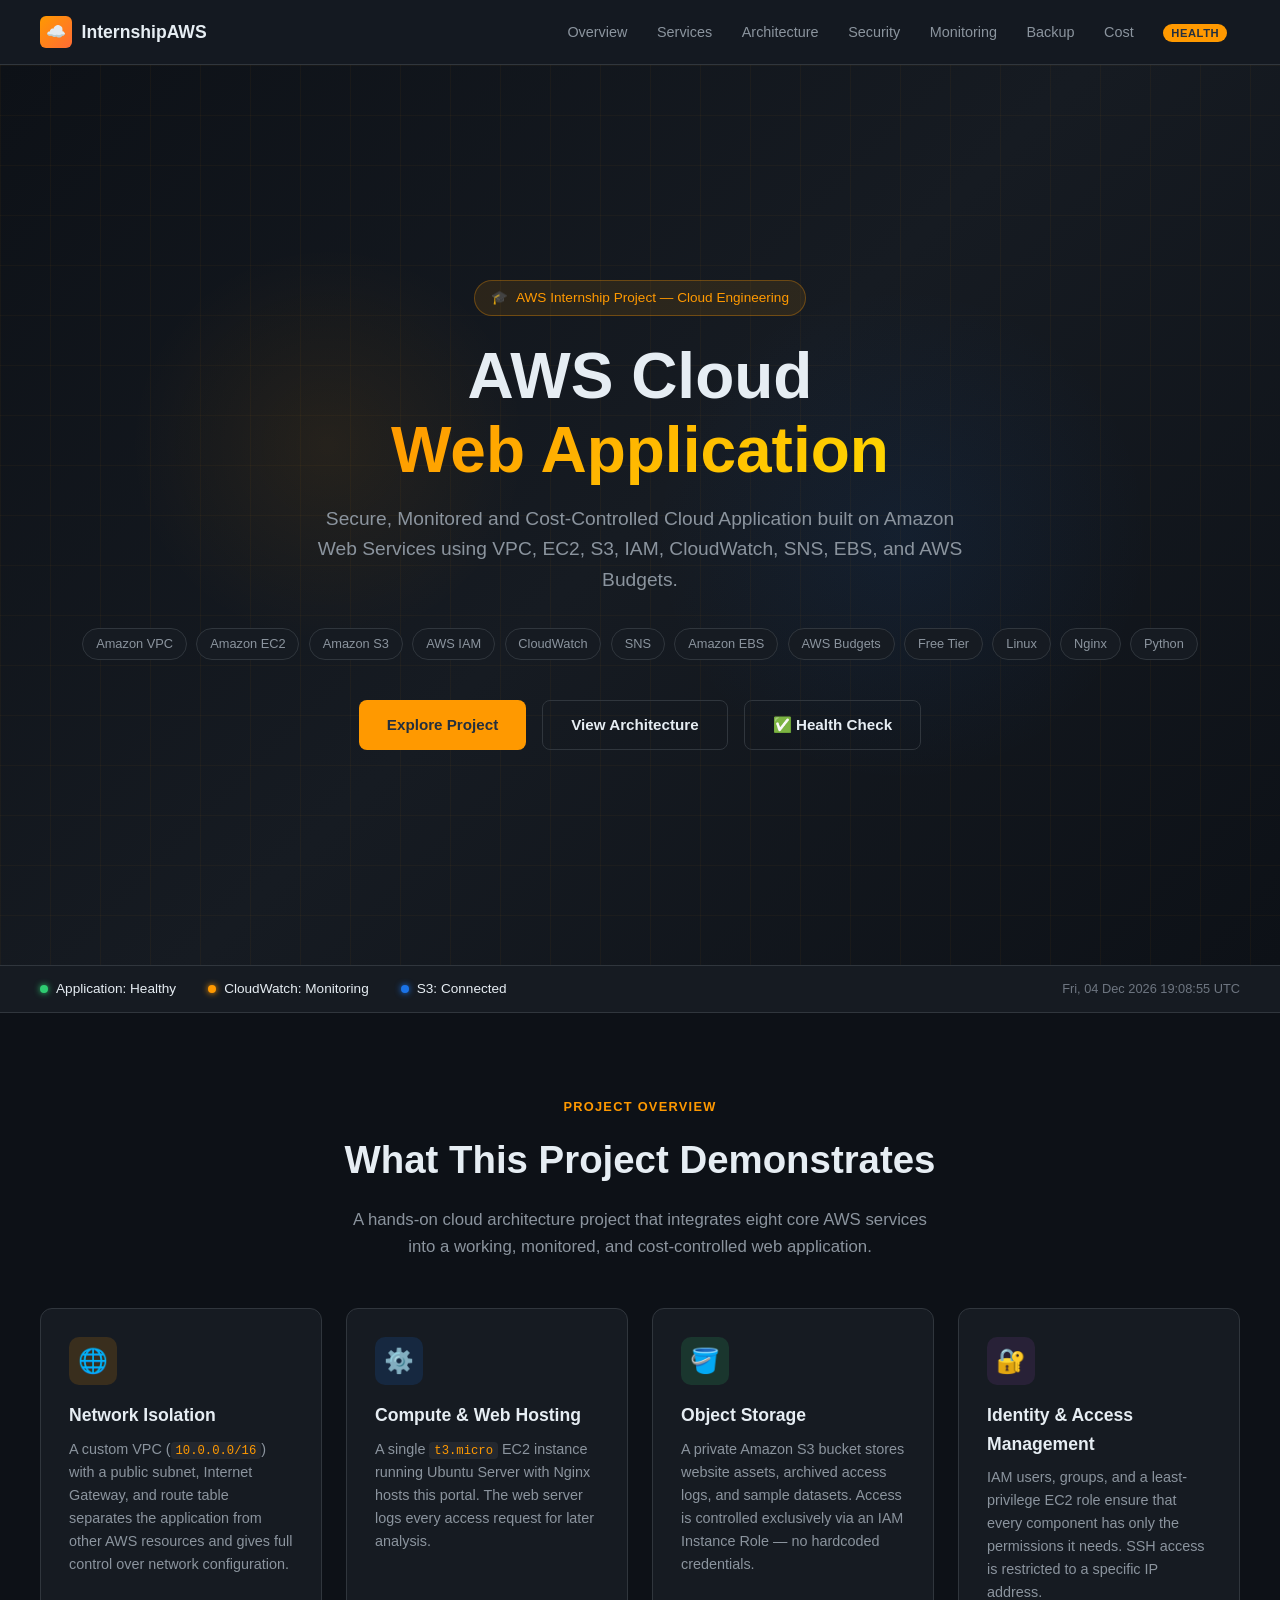
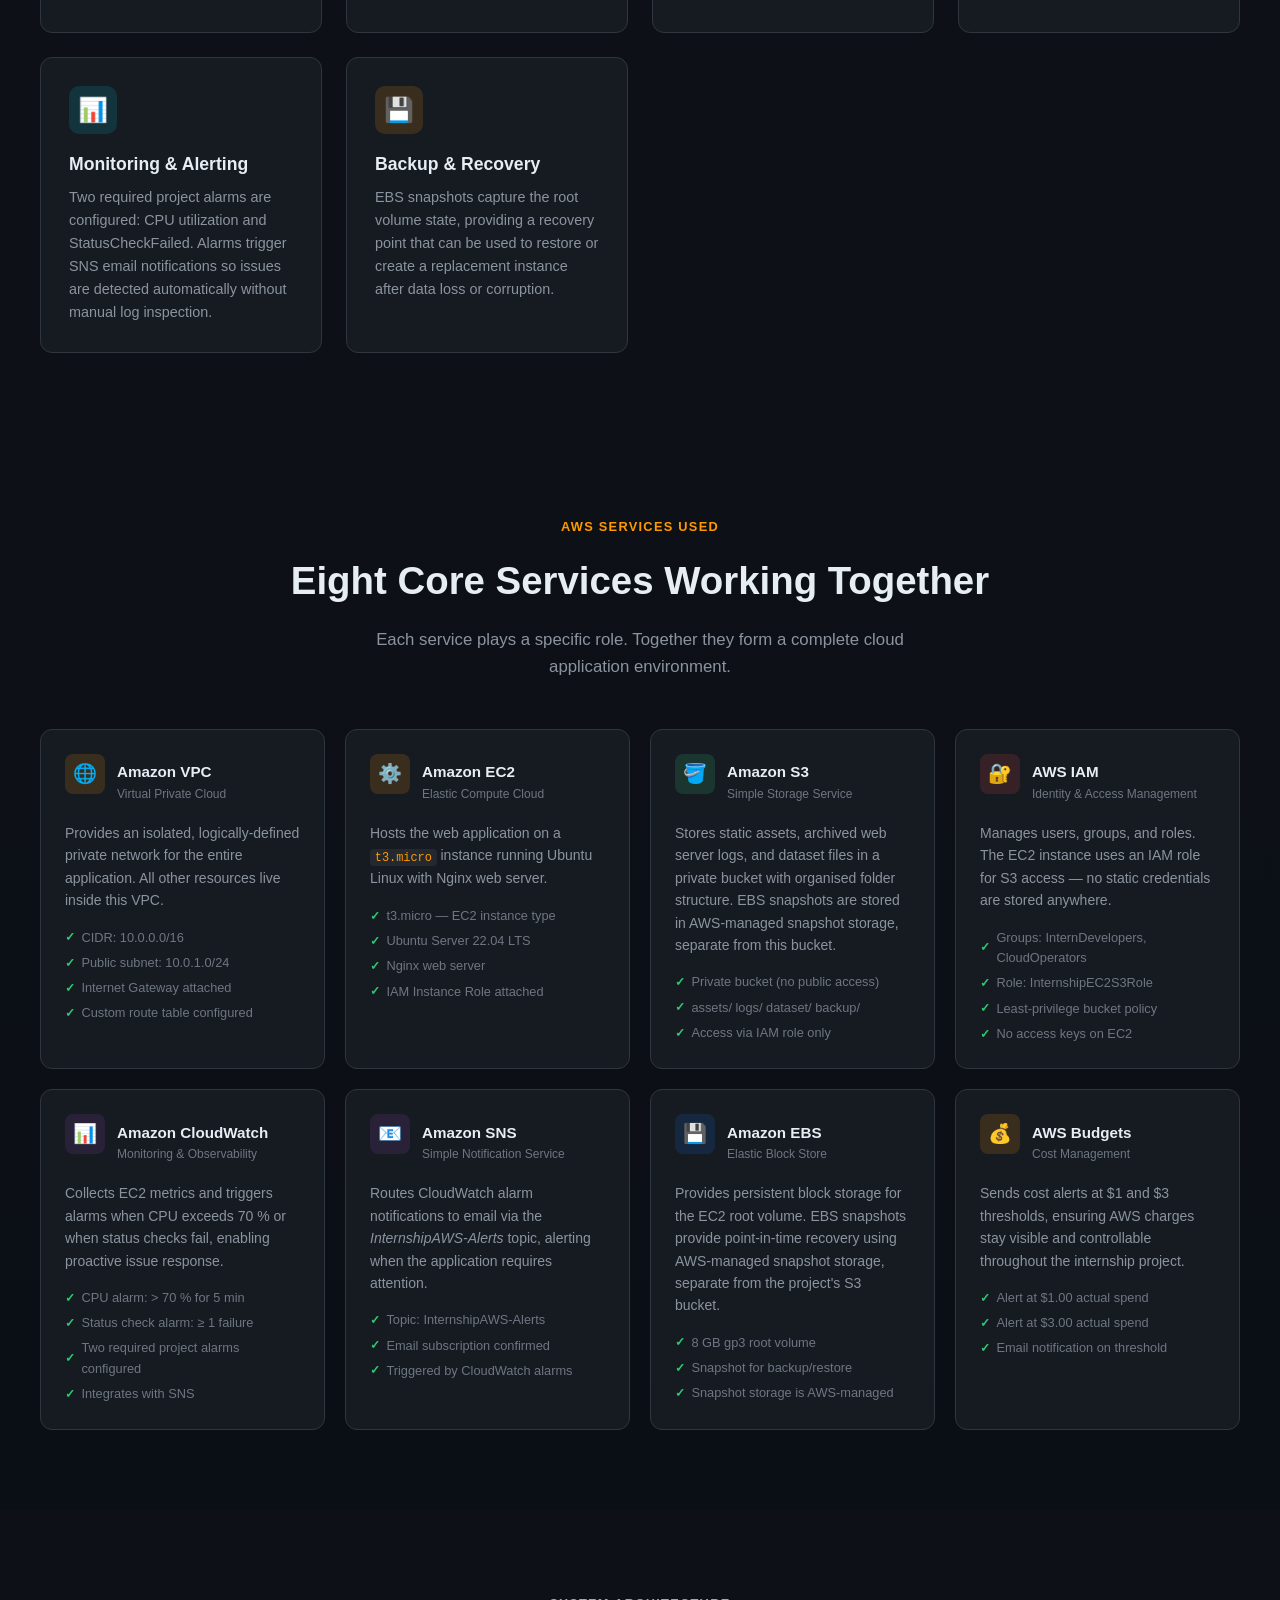
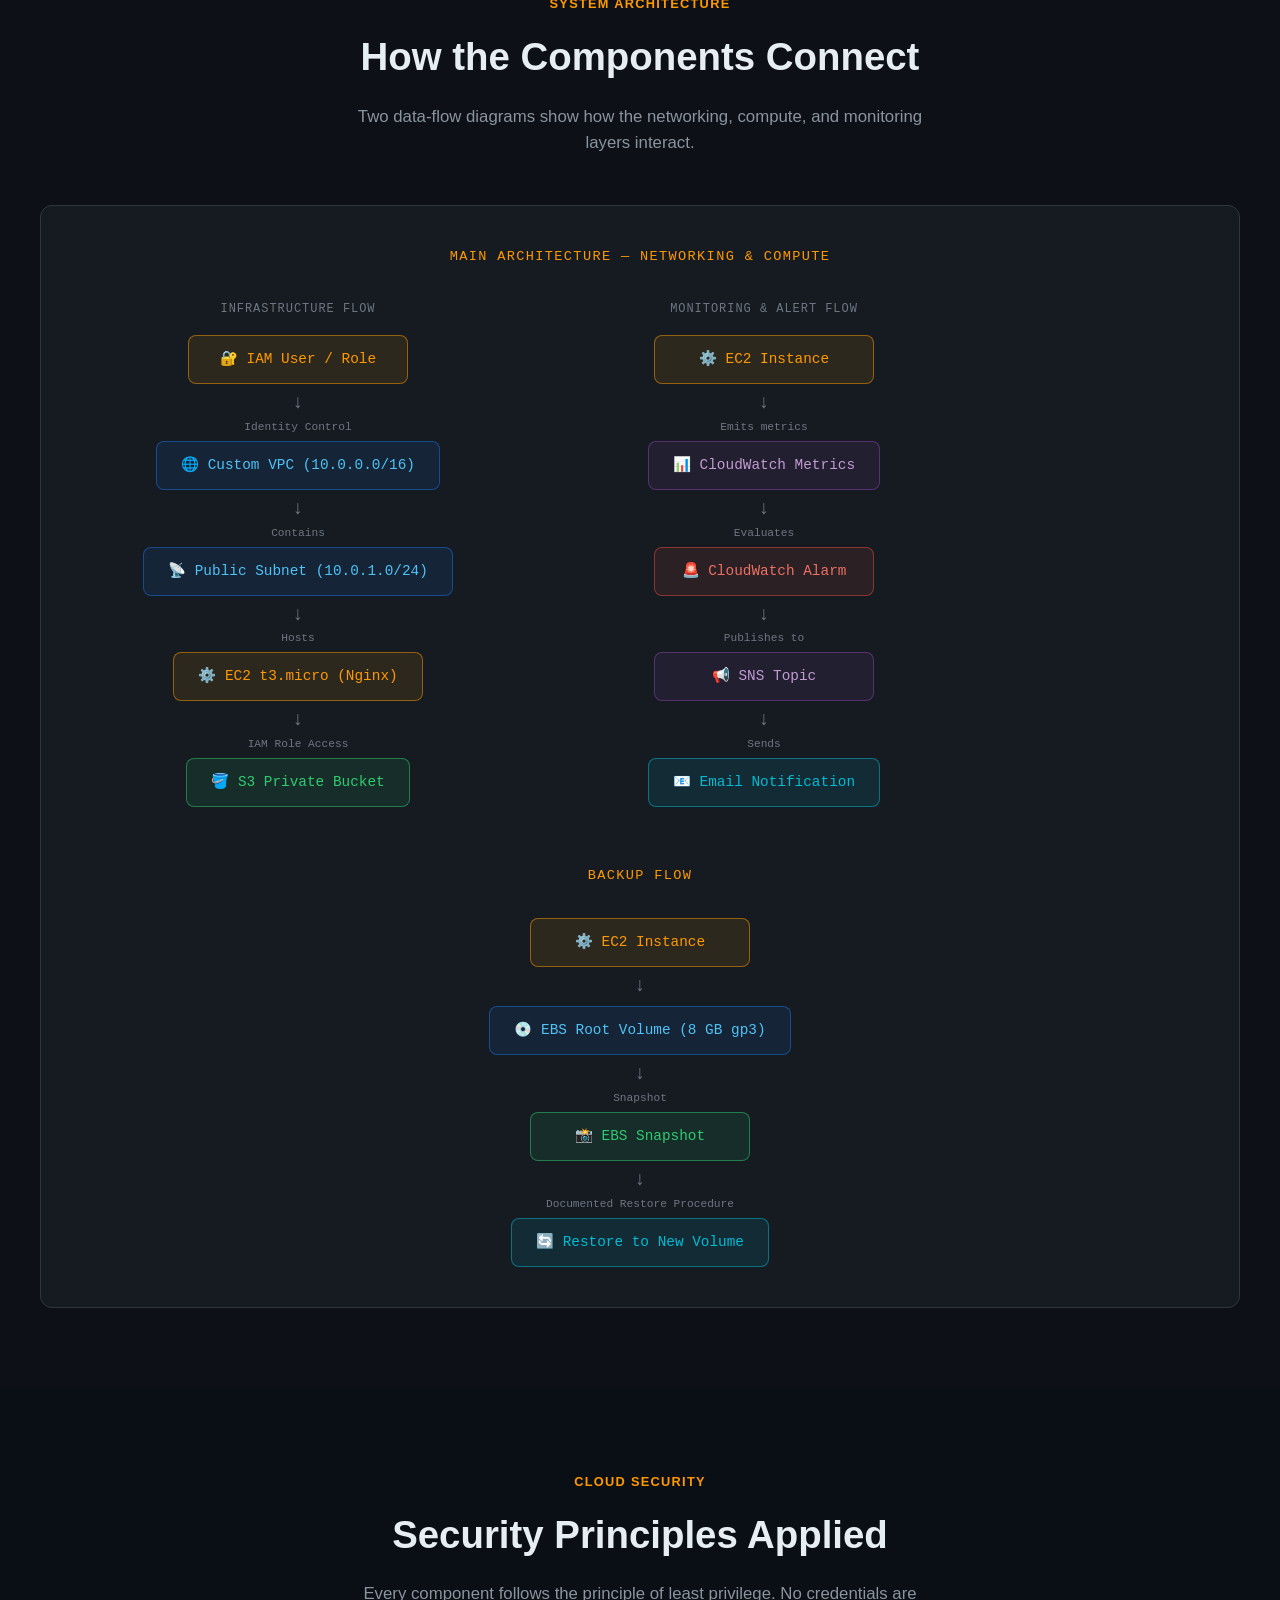
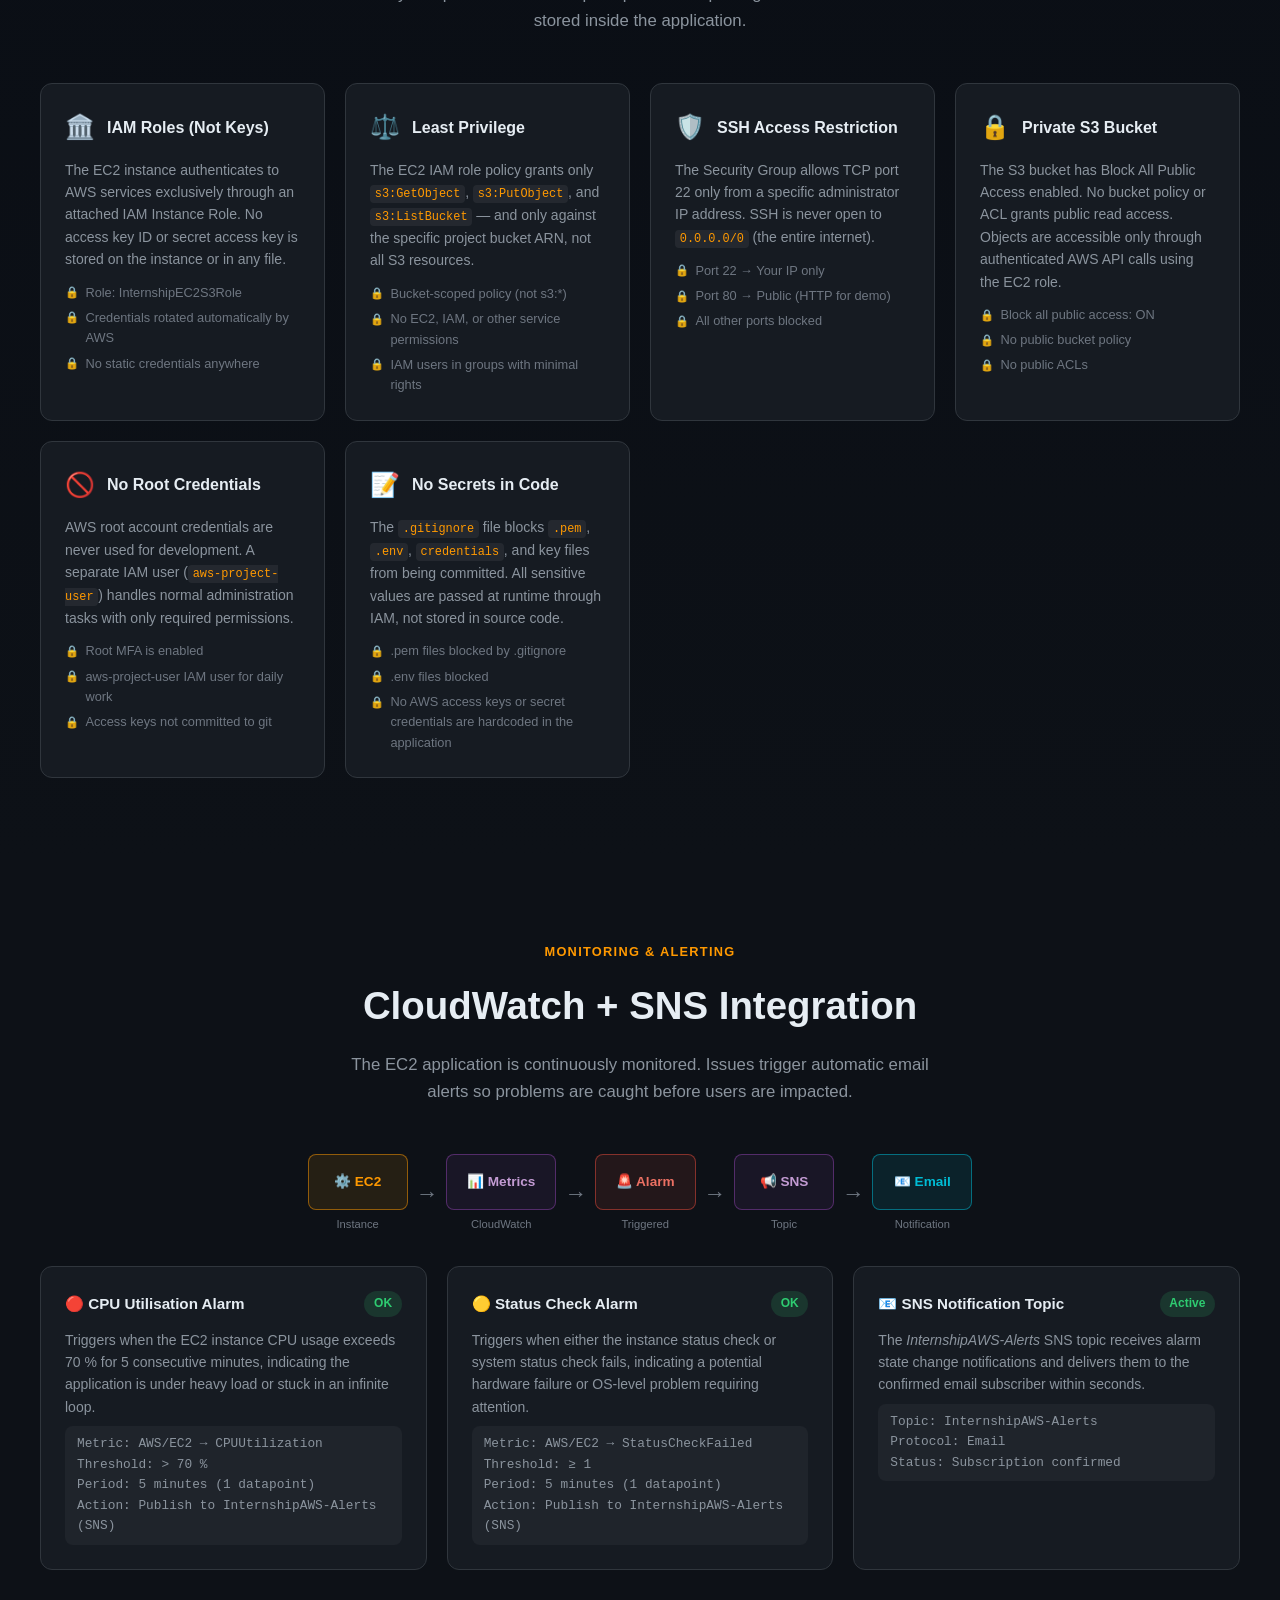
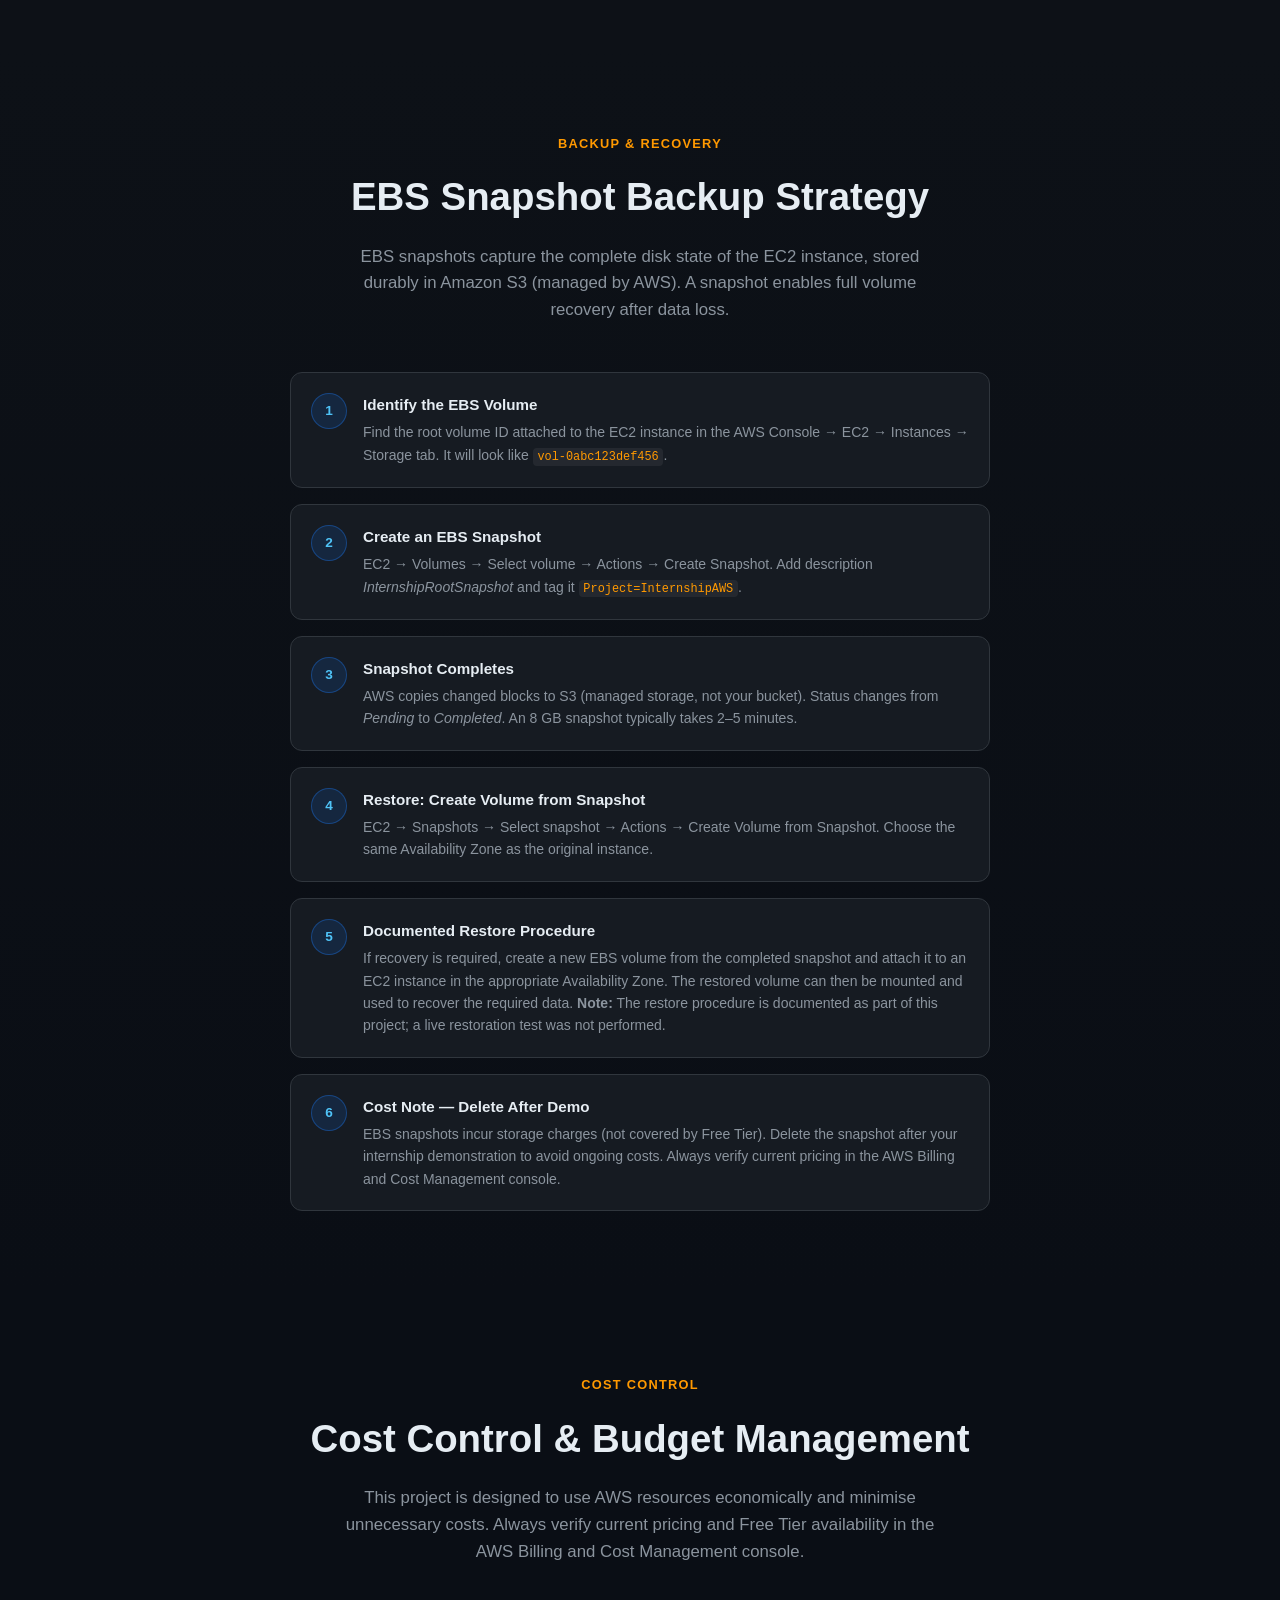
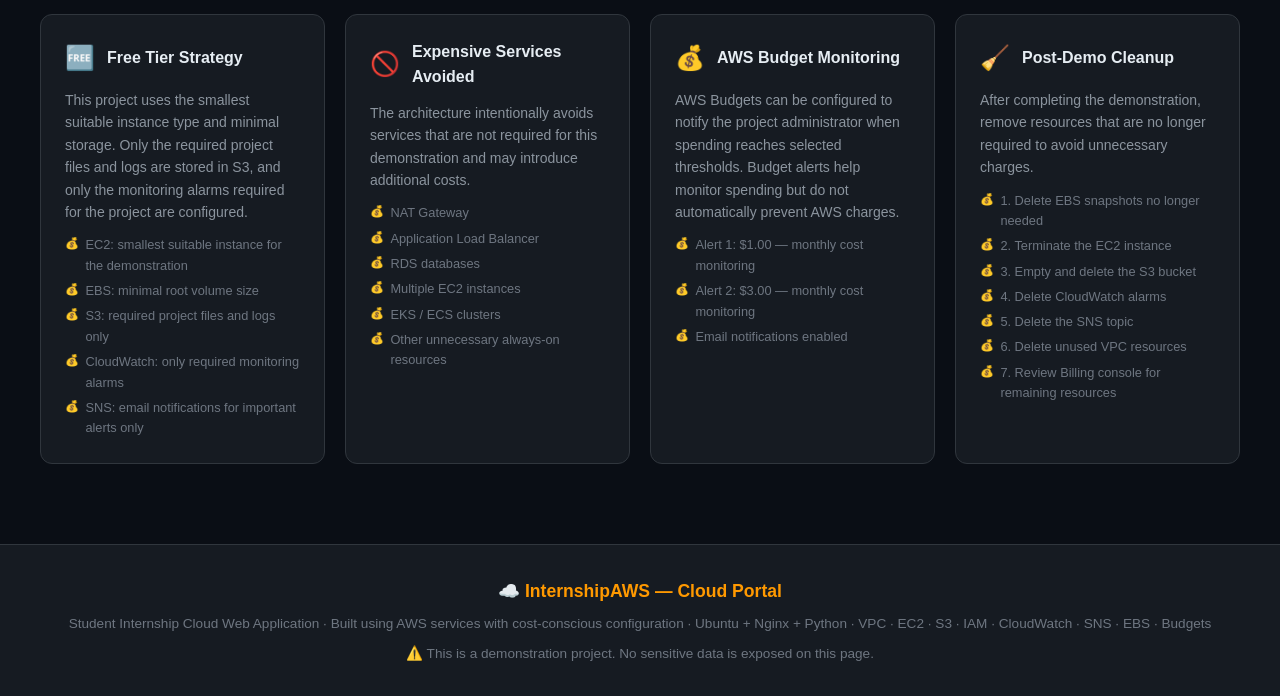
<file: web-app/index.html>
<!DOCTYPE html>
<html lang="en">
<head>
  <meta charset="UTF-8" />
  <meta name="viewport" content="width=device-width, initial-scale=1.0" />
  <meta name="description" content="Student Internship Cloud Portal — AWS Cloud Web Application demonstrating VPC, EC2, S3, IAM, CloudWatch, SNS, EBS, and Budgets." />
  <title>AWS Cloud Web Application | Student Internship Cloud Portal</title>
  <link rel="stylesheet" href="style.css" />
</head>
<body>

<!-- ============================================================
     NAVIGATION
     ============================================================ -->
<nav>
  <div class="nav-container">
    <a class="nav-logo" href="#">
      <div class="logo-icon">☁️</div>
      <span>InternshipAWS</span>
    </a>
    <ul class="nav-links">
      <li><a href="#overview">Overview</a></li>
      <li><a href="#services">Services</a></li>
      <li><a href="#architecture">Architecture</a></li>
      <li><a href="#security">Security</a></li>
      <li><a href="#monitoring">Monitoring</a></li>
      <li><a href="#backup">Backup</a></li>
      <li><a href="#cost">Cost</a></li>
      <li><a href="health.html" target="_blank" rel="noopener">
        <span class="nav-badge">Health</span>
      </a></li>
    </ul>
  </div>
</nav>

<!-- ============================================================
     HERO
     ============================================================ -->
<section class="hero" id="top">
  <div class="hero-bg">
    <div class="hero-grid"></div>
    <div class="hero-glow-1"></div>
    <div class="hero-glow-2"></div>
  </div>
  <div class="hero-content">
    <div class="hero-badge">
      <span>🎓</span>
      <span>AWS Internship Project — Cloud Engineering</span>
    </div>

    <h1>
      AWS Cloud<br />
      <span class="highlight">Web Application</span>
    </h1>

    <p class="hero-subtitle">
      Secure, Monitored and Cost-Controlled Cloud Application built on Amazon Web Services
      using VPC, EC2, S3, IAM, CloudWatch, SNS, EBS, and AWS Budgets.
    </p>

    <div class="hero-tags">
      <span class="tag">Amazon VPC</span>
      <span class="tag">Amazon EC2</span>
      <span class="tag">Amazon S3</span>
      <span class="tag">AWS IAM</span>
      <span class="tag">CloudWatch</span>
      <span class="tag">SNS</span>
      <span class="tag">Amazon EBS</span>
      <span class="tag">AWS Budgets</span>
      <span class="tag">Free Tier</span>
      <span class="tag">Linux</span>
      <span class="tag">Nginx</span>
      <span class="tag">Python</span>
    </div>

    <div class="hero-buttons">
      <a class="btn btn-primary" href="#overview">Explore Project</a>
      <a class="btn btn-outline" href="#architecture">View Architecture</a>
      <a class="btn btn-outline" href="health.html" target="_blank" rel="noopener">
        ✅ Health Check
      </a>
    </div>
  </div>
</section>

<!-- ============================================================
     STATUS BAR
     ============================================================ -->
<div class="status-bar">
  <div class="status-bar-inner">
    <div class="status-item">
      <div class="status-dot green" id="status-dot"></div>
      <span id="app-status">Application: Healthy</span>
    </div>
    <div class="status-item">
      <div class="status-dot orange"></div>
      <span>CloudWatch: Monitoring</span>
    </div>
    <div class="status-item">
      <div class="status-dot blue"></div>
      <span>S3: Connected</span>
    </div>
    <div class="status-item" style="margin-left:auto; color: var(--text-muted); font-size:0.8rem;">
      <span id="live-clock"></span>
    </div>
  </div>
</div>

<!-- ============================================================
     PROJECT OVERVIEW
     ============================================================ -->
<section id="overview">
  <div class="section-container">
    <div class="section-header">
      <span class="section-label">Project Overview</span>
      <h2 class="section-title">What This Project Demonstrates</h2>
      <p class="section-desc">
        A hands-on cloud architecture project that integrates eight core AWS services
        into a working, monitored, and cost-controlled web application.
      </p>
    </div>

    <div class="overview-grid">
      <div class="overview-card">
        <div class="card-icon orange">🌐</div>
        <h3>Network Isolation</h3>
        <p>
          A custom VPC (<code>10.0.0.0/16</code>) with a public subnet, Internet Gateway,
          and route table separates the application from other AWS resources
          and gives full control over network configuration.
        </p>
      </div>

      <div class="overview-card">
        <div class="card-icon blue">⚙️</div>
        <h3>Compute & Web Hosting</h3>
        <p>
          A single <code>t3.micro</code> EC2 instance running Ubuntu Server with
          Nginx hosts this portal. The web server logs every access request for
          later analysis.
        </p>
      </div>

      <div class="overview-card">
        <div class="card-icon green">🪣</div>
        <h3>Object Storage</h3>
        <p>
          A private Amazon S3 bucket stores website assets, archived access logs,
          and sample datasets. Access is controlled exclusively
          via an IAM Instance Role — no hardcoded credentials.
        </p>
      </div>

      <div class="overview-card">
        <div class="card-icon purple">🔐</div>
        <h3>Identity & Access Management</h3>
        <p>
          IAM users, groups, and a least-privilege EC2 role ensure that every
          component has only the permissions it needs. SSH access is restricted
          to a specific IP address.
        </p>
      </div>

      <div class="overview-card">
        <div class="card-icon teal">📊</div>
        <h3>Monitoring & Alerting</h3>
        <p>
          Two required project alarms are configured: CPU utilization and
          StatusCheckFailed. Alarms trigger SNS email notifications so issues
          are detected automatically without manual log inspection.
        </p>
      </div>

      <div class="overview-card">
        <div class="card-icon orange">💾</div>
        <h3>Backup & Recovery</h3>
        <p>
          EBS snapshots capture the root volume state, providing a recovery
          point that can be used to restore or create a replacement instance
          after data loss or corruption.
        </p>
      </div>
    </div>
  </div>
</section>

<!-- ============================================================
     AWS SERVICES
     ============================================================ -->
<section id="services" class="services-section">
  <div class="section-container">
    <div class="section-header">
      <span class="section-label">AWS Services Used</span>
      <h2 class="section-title">Eight Core Services Working Together</h2>
      <p class="section-desc">
        Each service plays a specific role. Together they form a complete
        cloud application environment.
      </p>
    </div>

    <div class="services-grid">

      <!-- VPC -->
      <div class="service-card" data-color="#FF9900">
        <div class="service-header">
          <div class="service-icon card-icon orange">🌐</div>
          <div>
            <div class="service-name">Amazon VPC</div>
            <div class="service-label">Virtual Private Cloud</div>
          </div>
        </div>
        <p class="service-desc">
          Provides an isolated, logically-defined private network for the
          entire application. All other resources live inside this VPC.
        </p>
        <ul class="service-features">
          <li>CIDR: 10.0.0.0/16</li>
          <li>Public subnet: 10.0.1.0/24</li>
          <li>Internet Gateway attached</li>
          <li>Custom route table configured</li>
        </ul>
      </div>

      <!-- EC2 -->
      <div class="service-card" data-color="#FF9900">
        <div class="service-header">
          <div class="service-icon card-icon orange">⚙️</div>
          <div>
            <div class="service-name">Amazon EC2</div>
            <div class="service-label">Elastic Compute Cloud</div>
          </div>
        </div>
        <p class="service-desc">
          Hosts the web application on a <code>t3.micro</code>
          instance running Ubuntu Linux with Nginx web server.
        </p>
        <ul class="service-features">
          <li>t3.micro — EC2 instance type</li>
          <li>Ubuntu Server 22.04 LTS</li>
          <li>Nginx web server</li>
          <li>IAM Instance Role attached</li>
        </ul>
      </div>

      <!-- S3 -->
      <div class="service-card" data-color="#3F9142">
        <div class="service-header">
          <div class="service-icon card-icon green">🪣</div>
          <div>
            <div class="service-name">Amazon S3</div>
            <div class="service-label">Simple Storage Service</div>
          </div>
        </div>
        <p class="service-desc">
          Stores static assets, archived web server logs, and dataset files
          in a private bucket with organised folder structure. EBS snapshots
          are stored in AWS-managed snapshot storage, separate from this bucket.
        </p>
        <ul class="service-features">
          <li>Private bucket (no public access)</li>
          <li>assets/ logs/ dataset/ backup/</li>
          <li>Access via IAM role only</li>
        </ul>
      </div>

      <!-- IAM -->
      <div class="service-card" data-color="#DD344C">
        <div class="service-header">
          <div class="service-icon card-icon red">🔐</div>
          <div>
            <div class="service-name">AWS IAM</div>
            <div class="service-label">Identity &amp; Access Management</div>
          </div>
        </div>
        <p class="service-desc">
          Manages users, groups, and roles. The EC2 instance uses an IAM
          role for S3 access — no static credentials are stored anywhere.
        </p>
        <ul class="service-features">
          <li>Groups: InternDevelopers, CloudOperators</li>
          <li>Role: InternshipEC2S3Role</li>
          <li>Least-privilege bucket policy</li>
          <li>No access keys on EC2</li>
        </ul>
      </div>

      <!-- CloudWatch -->
      <div class="service-card" data-color="#E7157B">
        <div class="service-header">
          <div class="service-icon card-icon purple">📊</div>
          <div>
            <div class="service-name">Amazon CloudWatch</div>
            <div class="service-label">Monitoring &amp; Observability</div>
          </div>
        </div>
        <p class="service-desc">
          Collects EC2 metrics and triggers alarms when CPU exceeds 70 % or
          when status checks fail, enabling proactive issue response.
        </p>
        <ul class="service-features">
          <li>CPU alarm: &gt; 70 % for 5 min</li>
          <li>Status check alarm: ≥ 1 failure</li>
          <li>Two required project alarms configured</li>
          <li>Integrates with SNS</li>
        </ul>
      </div>

      <!-- SNS -->
      <div class="service-card" data-color="#E7157B">
        <div class="service-header">
          <div class="service-icon card-icon purple">📧</div>
          <div>
            <div class="service-name">Amazon SNS</div>
            <div class="service-label">Simple Notification Service</div>
          </div>
        </div>
        <p class="service-desc">
          Routes CloudWatch alarm notifications to email via the
          <em>InternshipAWS-Alerts</em> topic, alerting when the application
          requires attention.
        </p>
        <ul class="service-features">
          <li>Topic: InternshipAWS-Alerts</li>
          <li>Email subscription confirmed</li>
          <li>Triggered by CloudWatch alarms</li>
        </ul>
      </div>

      <!-- EBS -->
      <div class="service-card" data-color="#1A73E8">
        <div class="service-header">
          <div class="service-icon card-icon blue">💾</div>
          <div>
            <div class="service-name">Amazon EBS</div>
            <div class="service-label">Elastic Block Store</div>
          </div>
        </div>
        <p class="service-desc">
          Provides persistent block storage for the EC2 root volume. EBS 
          snapshots provide point-in-time recovery using AWS-managed snapshot 
          storage, separate from the project's S3 bucket. 
          
        </p>
        <ul class="service-features">
          <li>8 GB gp3 root volume</li>
          <li>Snapshot for backup/restore</li>
          <li>Snapshot storage is AWS-managed</li>
        </ul>
      </div>

      <!-- Budgets -->
      <div class="service-card" data-color="#FF9900">
        <div class="service-header">
          <div class="service-icon card-icon orange">💰</div>
          <div>
            <div class="service-name">AWS Budgets</div>
            <div class="service-label">Cost Management</div>
          </div>
        </div>
        <p class="service-desc">
          Sends cost alerts at $1 and $3 thresholds, ensuring AWS charges
          stay visible and controllable throughout the internship project.
        </p>
        <ul class="service-features">
          <li>Alert at $1.00 actual spend</li>
          <li>Alert at $3.00 actual spend</li>
          <li>Email notification on threshold</li>
        </ul>
      </div>

    </div><!-- /services-grid -->
  </div>
</section>

<!-- ============================================================
     ARCHITECTURE
     ============================================================ -->
<section id="architecture" class="architecture-section">
  <div class="section-container">
    <div class="section-header">
      <span class="section-label">System Architecture</span>
      <h2 class="section-title">How the Components Connect</h2>
      <p class="section-desc">
        Two data-flow diagrams show how the networking, compute, and monitoring
        layers interact.
      </p>
    </div>

    <!-- Main Architecture Flow -->
    <div class="arch-diagram">
      <p class="arch-title">Main Architecture — Networking &amp; Compute</p>
      <div class="arch-dual">

        <div class="arch-dual-col">
          <p class="arch-dual-title">Infrastructure Flow</p>
          <div class="arch-flow">
            <div class="arch-node">
              <div class="arch-box orange">🔐 IAM User / Role</div>
            </div>
            <div class="arch-arrow">↓<div class="arch-arrow-label">Identity Control</div></div>
            <div class="arch-node">
              <div class="arch-box blue">🌐 Custom VPC (10.0.0.0/16)</div>
            </div>
            <div class="arch-arrow">↓<div class="arch-arrow-label">Contains</div></div>
            <div class="arch-node">
              <div class="arch-box blue">📡 Public Subnet (10.0.1.0/24)</div>
            </div>
            <div class="arch-arrow">↓<div class="arch-arrow-label">Hosts</div></div>
            <div class="arch-node">
              <div class="arch-box orange">⚙️ EC2 t3.micro (Nginx)</div>
            </div>
            <div class="arch-arrow">↓<div class="arch-arrow-label">IAM Role Access</div></div>
            <div class="arch-node">
              <div class="arch-box green">🪣 S3 Private Bucket</div>
            </div>
          </div>
        </div>

        <div class="arch-dual-col">
          <p class="arch-dual-title">Monitoring &amp; Alert Flow</p>
          <div class="arch-flow">
            <div class="arch-node">
              <div class="arch-box orange">⚙️ EC2 Instance</div>
            </div>
            <div class="arch-arrow">↓<div class="arch-arrow-label">Emits metrics</div></div>
            <div class="arch-node">
              <div class="arch-box purple">📊 CloudWatch Metrics</div>
            </div>
            <div class="arch-arrow">↓<div class="arch-arrow-label">Evaluates</div></div>
            <div class="arch-node">
              <div class="arch-box red">🚨 CloudWatch Alarm</div>
            </div>
            <div class="arch-arrow">↓<div class="arch-arrow-label">Publishes to</div></div>
            <div class="arch-node">
              <div class="arch-box purple">📢 SNS Topic</div>
            </div>
            <div class="arch-arrow">↓<div class="arch-arrow-label">Sends</div></div>
            <div class="arch-node">
              <div class="arch-box teal">📧 Email Notification</div>
            </div>
          </div>
        </div>

      </div><!-- /arch-dual -->

      <!-- Backup Flow -->
      <br />
      <p class="arch-title" style="margin-top:2rem;">Backup Flow</p>
      <div class="arch-flow">
        <div class="arch-node">
          <div class="arch-box orange">⚙️ EC2 Instance</div>
        </div>
        <div class="arch-arrow">↓</div>
        <div class="arch-node">
          <div class="arch-box blue">💿 EBS Root Volume (8 GB gp3)</div>
        </div>
        <div class="arch-arrow">↓<div class="arch-arrow-label">Snapshot</div></div>
        <div class="arch-node">
          <div class="arch-box green">📸 EBS Snapshot </div>
        </div>
        <div class="arch-arrow">↓<div class="arch-arrow-label">Documented Restore Procedure</div></div>
        <div class="arch-node">
          <div class="arch-box teal">🔄 Restore to New Volume</div>
        </div>
      </div>

    </div><!-- /arch-diagram -->
  </div>
</section>

<!-- ============================================================
     SECURITY
     ============================================================ -->
<section id="security" class="security-section">
  <div class="section-container">
    <div class="section-header">
      <span class="section-label">Cloud Security</span>
      <h2 class="section-title">Security Principles Applied</h2>
      <p class="section-desc">
        Every component follows the principle of least privilege.
        No credentials are stored inside the application.
      </p>
    </div>

    <div class="security-grid">

      <div class="security-card">
        <div class="security-card-header">
          <span class="security-icon">🏛️</span>
          <h3>IAM Roles (Not Keys)</h3>
        </div>
        <p>
          The EC2 instance authenticates to AWS services exclusively through
          an attached IAM Instance Role. No access key ID or secret access key
          is stored on the instance or in any file.
        </p>
        <ul class="security-list">
          <li>Role: InternshipEC2S3Role</li>
          <li>Credentials rotated automatically by AWS</li>
          <li>No static credentials anywhere</li>
        </ul>
      </div>

      <div class="security-card">
        <div class="security-card-header">
          <span class="security-icon">⚖️</span>
          <h3>Least Privilege</h3>
        </div>
        <p>
          The EC2 IAM role policy grants only <code>s3:GetObject</code>,
          <code>s3:PutObject</code>, and <code>s3:ListBucket</code> — and only
          against the specific project bucket ARN, not all S3 resources.
        </p>
        <ul class="security-list">
          <li>Bucket-scoped policy (not s3:*)</li>
          <li>No EC2, IAM, or other service permissions</li>
          <li>IAM users in groups with minimal rights</li>
        </ul>
      </div>

      <div class="security-card">
        <div class="security-card-header">
          <span class="security-icon">🛡️</span>
          <h3>SSH Access Restriction</h3>
        </div>
        <p>
          The Security Group allows TCP port 22 only from a specific
          administrator IP address. SSH is never open to <code>0.0.0.0/0</code>
          (the entire internet).
        </p>
        <ul class="security-list">
          <li>Port 22 → Your IP only</li>
          <li>Port 80 → Public (HTTP for demo)</li>
          <li>All other ports blocked</li>
        </ul>
      </div>

      <div class="security-card">
        <div class="security-card-header">
          <span class="security-icon">🔒</span>
          <h3>Private S3 Bucket</h3>
        </div>
        <p>
          The S3 bucket has Block All Public Access enabled. No bucket policy
          or ACL grants public read access. Objects are accessible only through
          authenticated AWS API calls using the EC2 role.
        </p>
        <ul class="security-list">
          <li>Block all public access: ON</li>
          <li>No public bucket policy</li>
          <li>No public ACLs</li>
        </ul>
      </div>

      <div class="security-card">
        <div class="security-card-header">
          <span class="security-icon">🚫</span>
          <h3>No Root Credentials</h3>
        </div>
        <p>
          AWS root account credentials are never used for development.
          A separate IAM user (<code>aws-project-user</code>) handles normal
          administration tasks with only required permissions.
        </p>
        <ul class="security-list">
          <li>Root MFA is enabled</li>
          <li>aws-project-user IAM user for daily work</li>
          <li>Access keys not committed to git</li>
        </ul>
      </div>

      <div class="security-card">
        <div class="security-card-header">
          <span class="security-icon">📝</span>
          <h3>No Secrets in Code</h3>
        </div>
        <p>
          The <code>.gitignore</code> file blocks <code>.pem</code>,
          <code>.env</code>, <code>credentials</code>, and key files from being
          committed. All sensitive values are passed at runtime through IAM,
          not stored in source code.
        </p>
        <ul class="security-list">
          <li>.pem files blocked by .gitignore</li>
          <li>.env files blocked</li>
          <li>No AWS access keys or secret credentials are hardcoded in the application</li>
        </ul>
      </div>

    </div>
  </div>
</section>

<!-- ============================================================
     MONITORING
     ============================================================ -->
<section id="monitoring" class="monitoring-section">
  <div class="section-container">
    <div class="section-header">
      <span class="section-label">Monitoring &amp; Alerting</span>
      <h2 class="section-title">CloudWatch + SNS Integration</h2>
      <p class="section-desc">
        The EC2 application is continuously monitored. Issues trigger automatic
        email alerts so problems are caught before users are impacted.
      </p>
    </div>

    <!-- Monitoring flow diagram -->
    <div class="monitoring-flow">
      <div class="mon-node">
        <div class="mon-box orange" style="background:rgba(255,153,0,0.1);border-color:rgba(255,153,0,0.5);color:var(--aws-orange);">⚙️ EC2</div>
        <span class="mon-label">Instance</span>
      </div>
      <div class="mon-arrow">→</div>
      <div class="mon-node">
        <div class="mon-box" style="background:rgba(142,68,173,0.1);border-color:rgba(142,68,173,0.5);color:#C39BD3;">📊 Metrics</div>
        <span class="mon-label">CloudWatch</span>
      </div>
      <div class="mon-arrow">→</div>
      <div class="mon-node">
        <div class="mon-box" style="background:rgba(231,76,60,0.1);border-color:rgba(231,76,60,0.5);color:#EC7063;">🚨 Alarm</div>
        <span class="mon-label">Triggered</span>
      </div>
      <div class="mon-arrow">→</div>
      <div class="mon-node">
        <div class="mon-box" style="background:rgba(142,68,173,0.1);border-color:rgba(142,68,173,0.5);color:#C39BD3;">📢 SNS</div>
        <span class="mon-label">Topic</span>
      </div>
      <div class="mon-arrow">→</div>
      <div class="mon-node">
        <div class="mon-box" style="background:rgba(0,188,212,0.1);border-color:rgba(0,188,212,0.5);color:var(--aws-teal);">📧 Email</div>
        <span class="mon-label">Notification</span>
      </div>
    </div>

    <!-- Alarm Cards -->
    <div class="alarms-grid">

      <div class="alarm-card">
        <div class="alarm-header">
          <span class="alarm-name">🔴 CPU Utilisation Alarm</span>
          <span class="alarm-status ok">OK</span>
        </div>
        <p style="color:var(--text-secondary);font-size:0.875rem;">
          Triggers when the EC2 instance CPU usage exceeds 70 % for
          5 consecutive minutes, indicating the application is under
          heavy load or stuck in an infinite loop.
        </p>
        <div class="alarm-metric">
          Metric:   AWS/EC2 → CPUUtilization<br />
          Threshold: &gt; 70 %<br />
          Period:   5 minutes (1 datapoint)<br />
          Action:   Publish to InternshipAWS-Alerts (SNS)
        </div>
      </div>

      <div class="alarm-card">
        <div class="alarm-header">
          <span class="alarm-name">🟡 Status Check Alarm</span>
          <span class="alarm-status ok">OK</span>
        </div>
        <p style="color:var(--text-secondary);font-size:0.875rem;">
          Triggers when either the instance status check or system status
          check fails, indicating a potential hardware failure or OS-level
          problem requiring attention.
        </p>
        <div class="alarm-metric">
          Metric:   AWS/EC2 → StatusCheckFailed<br />
          Threshold: &ge; 1<br />
          Period:   5 minutes (1 datapoint)<br />
          Action:   Publish to InternshipAWS-Alerts (SNS)
        </div>
      </div>

      <div class="alarm-card">
        <div class="alarm-header">
          <span class="alarm-name">📧 SNS Notification Topic</span>
          <span class="alarm-status ok">Active</span>
        </div>
        <p style="color:var(--text-secondary);font-size:0.875rem;">
          The <em>InternshipAWS-Alerts</em> SNS topic receives alarm state
          change notifications and delivers them to the confirmed email
          subscriber within seconds.
        </p>
        <div class="alarm-metric">
          Topic:    InternshipAWS-Alerts<br />
          Protocol: Email<br />
          Status:   Subscription confirmed
        </div>
      </div>

    </div>
  </div>
</section>

<!-- ============================================================
     BACKUP
     ============================================================ -->
<section id="backup" class="backup-section">
  <div class="section-container">
    <div class="section-header">
      <span class="section-label">Backup &amp; Recovery</span>
      <h2 class="section-title">EBS Snapshot Backup Strategy</h2>
      <p class="section-desc">
        EBS snapshots capture the complete disk state of the EC2 instance,
        stored durably in Amazon S3 (managed by AWS). A snapshot enables
        full volume recovery after data loss.
      </p>
    </div>

    <div class="backup-steps">

      <div class="backup-step">
        <div class="step-num">1</div>
        <div class="step-content">
          <h4>Identify the EBS Volume</h4>
          <p>
            Find the root volume ID attached to the EC2 instance in the
            AWS Console → EC2 → Instances → Storage tab. It will look like
            <code>vol-0abc123def456</code>.
          </p>
        </div>
      </div>

      <div class="backup-step">
        <div class="step-num">2</div>
        <div class="step-content">
          <h4>Create an EBS Snapshot</h4>
          <p>
            EC2 → Volumes → Select volume → Actions → Create Snapshot.
            Add description <em>InternshipRootSnapshot</em> and tag it
            <code>Project=InternshipAWS</code>.
          </p>
        </div>
      </div>

      <div class="backup-step">
        <div class="step-num">3</div>
        <div class="step-content">
          <h4>Snapshot Completes</h4>
          <p>
            AWS copies changed blocks to S3 (managed storage, not your bucket).
            Status changes from <em>Pending</em> to <em>Completed</em>.
            An 8 GB snapshot typically takes 2–5 minutes.
          </p>
        </div>
      </div>

      <div class="backup-step">
        <div class="step-num">4</div>
        <div class="step-content">
          <h4>Restore: Create Volume from Snapshot</h4>
          <p>
            EC2 → Snapshots → Select snapshot → Actions → Create Volume from
            Snapshot. Choose the same Availability Zone as the original
            instance.
          </p>
        </div>
      </div>

      <div class="backup-step">
        <div class="step-num">5</div>
        <div class="step-content">
          <h4>Documented Restore Procedure</h4>
          <p>
            If recovery is required, create a new EBS volume from the completed 
            snapshot and attach it to an EC2 instance in the appropriate 
            Availability Zone. The restored volume can then be mounted and used 
            to recover the required data. 
            <strong>Note:</strong> The restore procedure is documented as part 
            of this project; a live restoration test was not performed.
          </p>
        </div>
      </div>

      <div class="backup-step">
        <div class="step-num">6</div>
        <div class="step-content">
          <h4>Cost Note — Delete After Demo</h4>
          <p>
            EBS snapshots incur storage charges (not covered by Free Tier).
            Delete the snapshot after your internship demonstration to avoid
            ongoing costs. Always verify current pricing in the AWS Billing
            and Cost Management console.
          </p>
        </div>
      </div>

    </div>
  </div>
</section>

<!-- ============================================================
     COST CONTROL
     ============================================================ -->
<section id="cost" class="cost-section">
  <div class="section-container">
    <div class="section-header">
      <span class="section-label">Cost Control</span>
      <h2 class="section-title">Cost Control &amp; Budget Management</h2>
      <p class="section-desc">
        This project is designed to use AWS resources economically and minimise
        unnecessary costs. Always verify current pricing and Free Tier availability
        in the AWS Billing and Cost Management console.
      </p>
    </div>

    <div class="cost-grid">

      <div class="cost-card">
        <div class="cost-card-header">
          <span class="cost-icon">🆓</span>
          <h3>Free Tier Strategy</h3>
        </div>
        <p>
          This project uses the smallest suitable instance type and minimal
          storage. Only the required project files and logs are stored in S3,
          and only the monitoring alarms required for the project are configured.
        </p>
        <ul class="cost-list">
          <li>EC2: smallest suitable instance for the demonstration</li>
          <li>EBS: minimal root volume size</li>
          <li>S3: required project files and logs only</li>
          <li>CloudWatch: only required monitoring alarms</li>
          <li>SNS: email notifications for important alerts only</li>
        </ul>
      </div>

      <div class="cost-card">
        <div class="cost-card-header">
          <span class="cost-icon">🚫</span>
          <h3>Expensive Services Avoided</h3>
        </div>
        <p>
          The architecture intentionally avoids services that are not required
          for this demonstration and may introduce additional costs.
        </p>
        <ul class="cost-list">
          <li>NAT Gateway</li>
          <li>Application Load Balancer</li>
          <li>RDS databases</li>
          <li>Multiple EC2 instances</li>
          <li>EKS / ECS clusters</li>
          <li>Other unnecessary always-on resources</li>
        </ul>
      </div>

      <div class="cost-card">
        <div class="cost-card-header">
          <span class="cost-icon">💰</span>
          <h3>AWS Budget Monitoring</h3>
        </div>
        <p>
          AWS Budgets can be configured to notify the project administrator
          when spending reaches selected thresholds. Budget alerts help monitor
          spending but do not automatically prevent AWS charges.
        </p>
        <ul class="cost-list">
          <li>Alert 1: $1.00 — monthly cost monitoring</li>
          <li>Alert 2: $3.00 — monthly cost monitoring</li>
          <li>Email notifications enabled</li>
        </ul>
      </div>

      <div class="cost-card">
        <div class="cost-card-header">
          <span class="cost-icon">🧹</span>
          <h3>Post-Demo Cleanup</h3>
        </div>
        <p>
          After completing the demonstration, remove resources that are no
          longer required to avoid unnecessary charges.
        </p>
        <ul class="cost-list">
          <li>1. Delete EBS snapshots no longer needed</li>
          <li>2. Terminate the EC2 instance</li>
          <li>3. Empty and delete the S3 bucket</li>
          <li>4. Delete CloudWatch alarms</li>
          <li>5. Delete the SNS topic</li>
          <li>6. Delete unused VPC resources</li>
          <li>7. Review Billing console for remaining resources</li>
        </ul>
      </div>

    </div>
  </div>
</section>

<!-- ============================================================
     FOOTER
     ============================================================ -->
<footer>
  <div class="footer-inner">
    <div class="footer-logo">☁️ InternshipAWS — Cloud Portal</div>
    <p class="footer-text">
      Student Internship Cloud Web Application · Built using AWS services with 
      cost-conscious configuration · Ubuntu + Nginx + Python · VPC · EC2 · S3 · 
      IAM · CloudWatch · SNS · EBS · Budgets
    </p>
    <p class="footer-text" style="margin-top:0.5rem;">
      ⚠️ This is a demonstration project. No sensitive data is exposed on this page.
    </p>
  </div>
</footer>

<script src="script.js"></script>
</body>
</html>
</file>
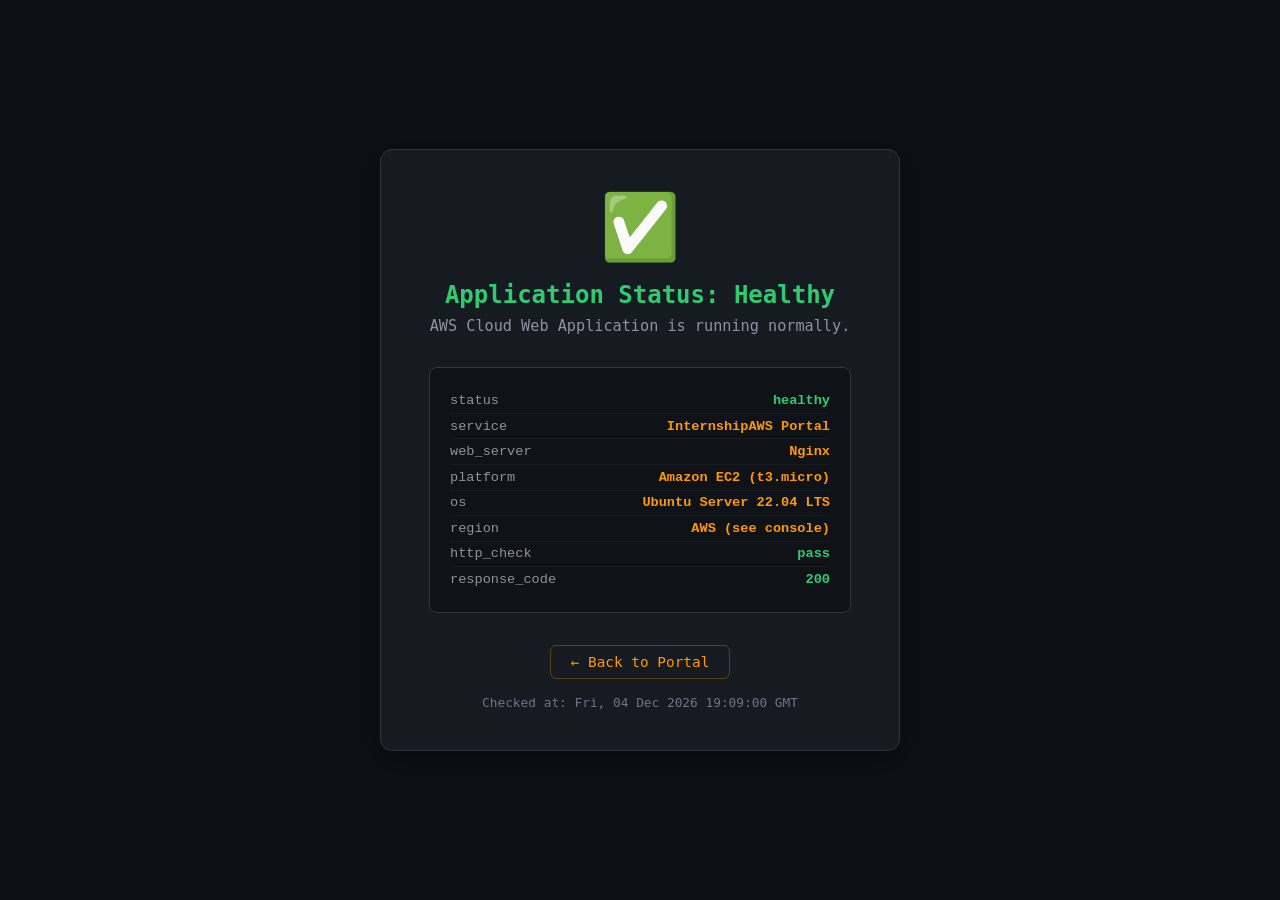
<file: web-app/health.html>
<!DOCTYPE html>
<html lang="en">
<head>
  <meta charset="UTF-8" />
  <meta name="viewport" content="width=device-width, initial-scale=1.0" />
  <title>Health Check | AWS Cloud Web Application</title>
  <style>
    *, *::before, *::after { box-sizing: border-box; margin: 0; padding: 0; }

    body {
      font-family: -apple-system, BlinkMacSystemFont, 'Segoe UI', Roboto, monospace;
      background: #0D1117;
      color: #E6EDF3;
      min-height: 100vh;
      display: flex;
      flex-direction: column;
      align-items: center;
      justify-content: center;
      padding: 2rem;
    }

    .health-card {
      background: #161B22;
      border: 1px solid #30363D;
      border-radius: 12px;
      padding: 2.5rem 3rem;
      max-width: 520px;
      width: 100%;
      text-align: center;
      box-shadow: 0 8px 32px rgba(0,0,0,0.5);
    }

    .status-icon {
      font-size: 4rem;
      margin-bottom: 1rem;
      animation: pulse 2s infinite;
    }

    .status-title {
      font-size: 1.5rem;
      font-weight: 700;
      color: #2ECC71;
      margin-bottom: 0.5rem;
    }

    .status-subtitle {
      color: #8B949E;
      font-size: 0.95rem;
      margin-bottom: 2rem;
    }

    .metrics {
      background: rgba(0,0,0,0.3);
      border: 1px solid #30363D;
      border-radius: 8px;
      padding: 1.25rem;
      text-align: left;
      font-family: 'Courier New', monospace;
      font-size: 0.85rem;
      margin-bottom: 1.5rem;
    }

    .metric-row {
      display: flex;
      justify-content: space-between;
      padding: 0.3rem 0;
      border-bottom: 1px solid rgba(255,255,255,0.04);
    }

    .metric-row:last-child { border-bottom: none; }

    .metric-key   { color: #8B949E; }
    .metric-value { color: #FF9900; font-weight: 600; }
    .metric-value.green { color: #2ECC71; }

    .back-link {
      display: inline-block;
      margin-top: 0.5rem;
      color: #FF9900;
      text-decoration: none;
      font-size: 0.9rem;
      padding: 0.5rem 1.25rem;
      border: 1px solid rgba(255,153,0,0.3);
      border-radius: 6px;
      transition: all 0.2s;
    }

    .back-link:hover {
      background: rgba(255,153,0,0.1);
    }

    @keyframes pulse {
      0%, 100% { transform: scale(1); opacity: 1; }
      50%       { transform: scale(1.05); opacity: 0.8; }
    }

    .timestamp {
      color: #6E7681;
      font-size: 0.8rem;
      margin-top: 1rem;
      font-family: monospace;
    }
  </style>
</head>
<body>

<div class="health-card">
  <div class="status-icon">&#x2705;</div>
  <h1 class="status-title">Application Status: Healthy</h1>
  <p class="status-subtitle">
    AWS Cloud Web Application is running normally.
  </p>

  <div class="metrics">
    <div class="metric-row">
      <span class="metric-key">status</span>
      <span class="metric-value green">healthy</span>
    </div>
    <div class="metric-row">
      <span class="metric-key">service</span>
      <span class="metric-value">InternshipAWS Portal</span>
    </div>
    <div class="metric-row">
      <span class="metric-key">web_server</span>
      <span class="metric-value">Nginx</span>
    </div>
    <div class="metric-row">
      <span class="metric-key">platform</span>
      <span class="metric-value">Amazon EC2 (t3.micro)</span>
    </div>
    <div class="metric-row">
      <span class="metric-key">os</span>
      <span class="metric-value">Ubuntu Server 22.04 LTS</span>
    </div>
    <div class="metric-row">
      <span class="metric-key">region</span>
      <span class="metric-value">AWS (see console)</span>
    </div>
    <div class="metric-row">
      <span class="metric-key">http_check</span>
      <span class="metric-value green">pass</span>
    </div>
    <div class="metric-row">
      <span class="metric-key">response_code</span>
      <span class="metric-value green">200</span>
    </div>
  </div>

  <!--
    SECURITY NOTE:
    This page intentionally does NOT display:
    - EC2 instance ID
    - AWS account ID
    - Private IP address
    - Any credentials or tokens
    These would be security risks if exposed publicly.
  -->

  <a class="back-link" href="index.html">&#8592; Back to Portal</a>

  <p class="timestamp" id="ts">Loading timestamp...</p>
</div>

<script>
  // Display current timestamp — no server information leaked
  var el = document.getElementById('ts');
  if (el) {
    el.textContent = 'Checked at: ' + new Date().toUTCString();
  }
</script>

</body>
</html>
</file>
<file: web-app/style.css>
/* ============================================================
   Student Internship Cloud Portal — Main Stylesheet
   AWS Cloud Web Application Project
   ============================================================ */

/* ---------- CSS Reset & Variables ---------- */
*, *::before, *::after {
  box-sizing: border-box;
  margin: 0;
  padding: 0;
}

:root {
  --aws-orange:     #FF9900;
  --aws-dark:       #232F3E;
  --aws-blue:       #1A73E8;
  --aws-light-blue: #4FC3F7;
  --aws-green:      #2ECC71;
  --aws-red:        #E74C3C;
  --aws-purple:     #8E44AD;
  --aws-teal:       #00BCD4;
  --bg-dark:        #0D1117;
  --bg-card:        #161B22;
  --bg-card-hover:  #1C2333;
  --border-color:   #30363D;
  --text-primary:   #E6EDF3;
  --text-secondary: #8B949E;
  --text-muted:     #6E7681;
  --font-mono:      'Courier New', monospace;
  --radius:         12px;
  --radius-sm:      8px;
  --shadow:         0 4px 20px rgba(0,0,0,0.4);
  --shadow-hover:   0 8px 32px rgba(0,0,0,0.6);
  --transition:     0.25s ease;
}

html {
  scroll-behavior: smooth;
}

body {
  font-family: -apple-system, BlinkMacSystemFont, 'Segoe UI', Roboto,
               'Helvetica Neue', Arial, sans-serif;
  background: var(--bg-dark);
  color: var(--text-primary);
  line-height: 1.6;
  font-size: 16px;
  overflow-x: hidden;
}

/* ---------- Scrollbar ---------- */
::-webkit-scrollbar { width: 8px; }
::-webkit-scrollbar-track { background: var(--bg-dark); }
::-webkit-scrollbar-thumb { background: var(--border-color); border-radius: 4px; }
::-webkit-scrollbar-thumb:hover { background: var(--text-muted); }

/* ---------- Navigation ---------- */
nav {
  position: sticky;
  top: 0;
  z-index: 1000;
  background: rgba(22, 27, 34, 0.95);
  backdrop-filter: blur(12px);
  border-bottom: 1px solid var(--border-color);
  padding: 0 2rem;
}

.nav-container {
  max-width: 1200px;
  margin: 0 auto;
  display: flex;
  align-items: center;
  justify-content: space-between;
  height: 64px;
}

.nav-logo {
  display: flex;
  align-items: center;
  gap: 0.6rem;
  font-weight: 700;
  font-size: 1.1rem;
  color: var(--text-primary);
  text-decoration: none;
}

.nav-logo .logo-icon {
  width: 32px;
  height: 32px;
  background: linear-gradient(135deg, var(--aws-orange), #FF6B35);
  border-radius: 6px;
  display: flex;
  align-items: center;
  justify-content: center;
  font-size: 1rem;
}

.nav-links {
  display: flex;
  gap: 0.25rem;
  list-style: none;
}

.nav-links a {
  color: var(--text-secondary);
  text-decoration: none;
  padding: 0.4rem 0.8rem;
  border-radius: var(--radius-sm);
  font-size: 0.9rem;
  transition: all var(--transition);
}

.nav-links a:hover {
  color: var(--text-primary);
  background: var(--border-color);
}

.nav-badge {
  background: var(--aws-orange);
  color: var(--aws-dark);
  font-size: 0.7rem;
  font-weight: 700;
  padding: 0.2rem 0.5rem;
  border-radius: 20px;
  text-transform: uppercase;
  letter-spacing: 0.05em;
}

/* ---------- Hero Section ---------- */
.hero {
  position: relative;
  min-height: 100vh;
  display: flex;
  align-items: center;
  overflow: hidden;
  background: linear-gradient(135deg, #0D1117 0%, #161B22 50%, #0D1117 100%);
}

.hero-bg {
  position: absolute;
  inset: 0;
  overflow: hidden;
  pointer-events: none;
}

.hero-grid {
  position: absolute;
  inset: 0;
  background-image:
    linear-gradient(rgba(255,153,0,0.04) 1px, transparent 1px),
    linear-gradient(90deg, rgba(255,153,0,0.04) 1px, transparent 1px);
  background-size: 50px 50px;
}

.hero-glow-1 {
  position: absolute;
  top: 20%;
  left: 10%;
  width: 400px;
  height: 400px;
  background: radial-gradient(circle, rgba(255,153,0,0.08) 0%, transparent 70%);
  border-radius: 50%;
}

.hero-glow-2 {
  position: absolute;
  bottom: 20%;
  right: 10%;
  width: 500px;
  height: 500px;
  background: radial-gradient(circle, rgba(26,115,232,0.08) 0%, transparent 70%);
  border-radius: 50%;
}

.hero-content {
  position: relative;
  z-index: 1;
  max-width: 1200px;
  margin: 0 auto;
  padding: 4rem 2rem;
  text-align: center;
}

.hero-badge {
  display: inline-flex;
  align-items: center;
  gap: 0.5rem;
  background: rgba(255,153,0,0.1);
  border: 1px solid rgba(255,153,0,0.3);
  border-radius: 20px;
  padding: 0.4rem 1rem;
  font-size: 0.85rem;
  color: var(--aws-orange);
  margin-bottom: 1.5rem;
  animation: fadeInDown 0.6s ease;
}

.hero h1 {
  font-size: clamp(2.2rem, 5vw, 4rem);
  font-weight: 800;
  line-height: 1.15;
  margin-bottom: 1rem;
  animation: fadeInUp 0.7s ease 0.1s both;
}

.hero h1 .highlight {
  background: linear-gradient(135deg, var(--aws-orange), #FFD700);
  -webkit-background-clip: text;
  -webkit-text-fill-color: transparent;
  background-clip: text;
}

.hero-subtitle {
  font-size: 1.2rem;
  color: var(--text-secondary);
  max-width: 650px;
  margin: 0 auto 2rem;
  animation: fadeInUp 0.7s ease 0.2s both;
}

.hero-tags {
  display: flex;
  flex-wrap: wrap;
  gap: 0.6rem;
  justify-content: center;
  margin-bottom: 2.5rem;
  animation: fadeInUp 0.7s ease 0.3s both;
}

.tag {
  background: var(--bg-card);
  border: 1px solid var(--border-color);
  border-radius: 20px;
  padding: 0.3rem 0.8rem;
  font-size: 0.8rem;
  color: var(--text-secondary);
  transition: all var(--transition);
}

.tag:hover {
  border-color: var(--aws-orange);
  color: var(--aws-orange);
}

.hero-buttons {
  display: flex;
  gap: 1rem;
  justify-content: center;
  flex-wrap: wrap;
  animation: fadeInUp 0.7s ease 0.4s both;
}

.btn {
  display: inline-flex;
  align-items: center;
  gap: 0.5rem;
  padding: 0.75rem 1.75rem;
  border-radius: var(--radius-sm);
  font-size: 0.95rem;
  font-weight: 600;
  text-decoration: none;
  transition: all var(--transition);
  cursor: pointer;
  border: none;
}

.btn-primary {
  background: var(--aws-orange);
  color: var(--aws-dark);
}

.btn-primary:hover {
  background: #FFB347;
  transform: translateY(-2px);
  box-shadow: 0 8px 24px rgba(255,153,0,0.35);
}

.btn-outline {
  background: transparent;
  color: var(--text-primary);
  border: 1px solid var(--border-color);
}

.btn-outline:hover {
  background: var(--bg-card);
  border-color: var(--aws-orange);
  color: var(--aws-orange);
  transform: translateY(-2px);
}

/* ---------- Status Bar ---------- */
.status-bar {
  background: var(--bg-card);
  border-top: 1px solid var(--border-color);
  border-bottom: 1px solid var(--border-color);
  padding: 0.75rem 2rem;
}

.status-bar-inner {
  max-width: 1200px;
  margin: 0 auto;
  display: flex;
  gap: 2rem;
  align-items: center;
  flex-wrap: wrap;
}

.status-item {
  display: flex;
  align-items: center;
  gap: 0.5rem;
  font-size: 0.85rem;
}

.status-dot {
  width: 8px;
  height: 8px;
  border-radius: 50%;
  animation: pulse 2s infinite;
}

.status-dot.green  { background: var(--aws-green); box-shadow: 0 0 6px var(--aws-green); }
.status-dot.orange { background: var(--aws-orange); box-shadow: 0 0 6px var(--aws-orange); }
.status-dot.blue   { background: var(--aws-blue); box-shadow: 0 0 6px var(--aws-blue); }

/* ---------- Sections ---------- */
section {
  padding: 5rem 2rem;
}

.section-container {
  max-width: 1200px;
  margin: 0 auto;
}

.section-header {
  text-align: center;
  margin-bottom: 3rem;
}

.section-label {
  display: inline-block;
  font-size: 0.8rem;
  font-weight: 700;
  text-transform: uppercase;
  letter-spacing: 0.1em;
  color: var(--aws-orange);
  margin-bottom: 0.75rem;
}

.section-title {
  font-size: clamp(1.75rem, 3vw, 2.5rem);
  font-weight: 700;
  margin-bottom: 1rem;
}

.section-desc {
  color: var(--text-secondary);
  max-width: 600px;
  margin: 0 auto;
  font-size: 1.05rem;
}

/* ---------- Overview Cards ---------- */
.overview-grid {
  display: grid;
  grid-template-columns: repeat(auto-fit, minmax(280px, 1fr));
  gap: 1.5rem;
}

.overview-card {
  background: var(--bg-card);
  border: 1px solid var(--border-color);
  border-radius: var(--radius);
  padding: 1.75rem;
  transition: all var(--transition);
}

.overview-card:hover {
  background: var(--bg-card-hover);
  border-color: var(--aws-orange);
  transform: translateY(-4px);
  box-shadow: var(--shadow-hover);
}

.card-icon {
  width: 48px;
  height: 48px;
  border-radius: 10px;
  display: flex;
  align-items: center;
  justify-content: center;
  font-size: 1.5rem;
  margin-bottom: 1rem;
}

.card-icon.orange { background: rgba(255,153,0,0.15); }
.card-icon.blue   { background: rgba(26,115,232,0.15); }
.card-icon.green  { background: rgba(46,204,113,0.15); }
.card-icon.purple { background: rgba(142,68,173,0.15); }
.card-icon.teal   { background: rgba(0,188,212,0.15); }
.card-icon.red    { background: rgba(231,76,60,0.15); }

.overview-card h3 {
  font-size: 1.1rem;
  font-weight: 600;
  margin-bottom: 0.5rem;
}

.overview-card p {
  color: var(--text-secondary);
  font-size: 0.9rem;
  line-height: 1.6;
}

/* ---------- AWS Services Grid ---------- */
.services-section {
  background: linear-gradient(180deg, var(--bg-dark) 0%, #0A0E15 100%);
}

.services-grid {
  display: grid;
  grid-template-columns: repeat(auto-fit, minmax(250px, 1fr));
  gap: 1.25rem;
}

.service-card {
  background: var(--bg-card);
  border: 1px solid var(--border-color);
  border-radius: var(--radius);
  padding: 1.5rem;
  position: relative;
  overflow: hidden;
  transition: all var(--transition);
}

.service-card::before {
  content: '';
  position: absolute;
  top: 0;
  left: 0;
  right: 0;
  height: 3px;
  background: linear-gradient(90deg, var(--card-color, var(--aws-orange)), transparent);
  opacity: 0;
  transition: opacity var(--transition);
}

.service-card:hover {
  transform: translateY(-4px);
  box-shadow: var(--shadow-hover);
  border-color: rgba(255,153,0,0.3);
}

.service-card:hover::before {
  opacity: 1;
}

.service-header {
  display: flex;
  align-items: center;
  gap: 0.75rem;
  margin-bottom: 0.75rem;
}

.service-icon {
  width: 40px;
  height: 40px;
  border-radius: 8px;
  display: flex;
  align-items: center;
  justify-content: center;
  font-size: 1.2rem;
  flex-shrink: 0;
}

.service-name {
  font-weight: 600;
  font-size: 0.95rem;
}

.service-label {
  font-size: 0.75rem;
  color: var(--text-muted);
}

.service-desc {
  color: var(--text-secondary);
  font-size: 0.875rem;
  line-height: 1.6;
  margin-bottom: 1rem;
}

.service-features {
  list-style: none;
  display: flex;
  flex-direction: column;
  gap: 0.3rem;
}

.service-features li {
  font-size: 0.8rem;
  color: var(--text-muted);
  display: flex;
  align-items: center;
  gap: 0.4rem;
}

.service-features li::before {
  content: '✓';
  color: var(--aws-green);
  font-size: 0.75rem;
  font-weight: 700;
}

/* ---------- Architecture Section ---------- */
.architecture-section {
  background: var(--bg-dark);
}

.arch-diagram {
  background: var(--bg-card);
  border: 1px solid var(--border-color);
  border-radius: var(--radius);
  padding: 2.5rem;
  font-family: var(--font-mono);
  overflow-x: auto;
}

.arch-title {
  text-align: center;
  font-size: 0.85rem;
  color: var(--aws-orange);
  text-transform: uppercase;
  letter-spacing: 0.1em;
  margin-bottom: 2rem;
}

.arch-flow {
  display: flex;
  flex-direction: column;
  align-items: center;
  gap: 0;
}

.arch-node {
  display: flex;
  flex-direction: column;
  align-items: center;
}

.arch-box {
  display: flex;
  align-items: center;
  gap: 0.75rem;
  padding: 0.75rem 1.5rem;
  border-radius: var(--radius-sm);
  border: 1px solid;
  min-width: 220px;
  justify-content: center;
  font-size: 0.9rem;
  font-weight: 500;
  transition: all var(--transition);
}

.arch-box:hover {
  transform: scale(1.02);
}

.arch-box.orange { background: rgba(255,153,0,0.1); border-color: rgba(255,153,0,0.5); color: var(--aws-orange); }
.arch-box.blue   { background: rgba(26,115,232,0.1); border-color: rgba(26,115,232,0.5); color: var(--aws-light-blue); }
.arch-box.green  { background: rgba(46,204,113,0.1); border-color: rgba(46,204,113,0.5); color: var(--aws-green); }
.arch-box.purple { background: rgba(142,68,173,0.1); border-color: rgba(142,68,173,0.5); color: #C39BD3; }
.arch-box.teal   { background: rgba(0,188,212,0.1); border-color: rgba(0,188,212,0.5); color: var(--aws-teal); }
.arch-box.red    { background: rgba(231,76,60,0.1); border-color: rgba(231,76,60,0.5); color: #EC7063; }

.arch-arrow {
  display: flex;
  flex-direction: column;
  align-items: center;
  padding: 0.25rem 0;
  color: var(--text-muted);
  font-size: 1.2rem;
}

.arch-arrow-label {
  font-size: 0.7rem;
  color: var(--text-muted);
  font-family: var(--font-mono);
}

.arch-dual {
  display: grid;
  grid-template-columns: 1fr 1fr;
  gap: 2rem;
  width: 100%;
  max-width: 900px;
}

.arch-dual-col {
  display: flex;
  flex-direction: column;
  align-items: center;
}

.arch-dual-title {
  font-size: 0.75rem;
  color: var(--text-muted);
  text-transform: uppercase;
  letter-spacing: 0.08em;
  margin-bottom: 1rem;
  text-align: center;
}

/* ---------- Security Section ---------- */
.security-section {
  background: linear-gradient(180deg, #0A0E15 0%, var(--bg-dark) 100%);
}

.security-grid {
  display: grid;
  grid-template-columns: repeat(auto-fit, minmax(250px, 1fr));
  gap: 1.25rem;
}

.security-card {
  background: var(--bg-card);
  border: 1px solid var(--border-color);
  border-radius: var(--radius);
  padding: 1.5rem;
  transition: all var(--transition);
}

.security-card:hover {
  border-color: rgba(46,204,113,0.4);
  background: var(--bg-card-hover);
  transform: translateY(-3px);
}

.security-card-header {
  display: flex;
  align-items: center;
  gap: 0.75rem;
  margin-bottom: 0.75rem;
}

.security-icon {
  font-size: 1.5rem;
}

.security-card h3 {
  font-size: 1rem;
  font-weight: 600;
}

.security-card p {
  color: var(--text-secondary);
  font-size: 0.875rem;
  line-height: 1.6;
}

.security-list {
  list-style: none;
  margin-top: 0.75rem;
  display: flex;
  flex-direction: column;
  gap: 0.3rem;
}

.security-list li {
  font-size: 0.8rem;
  color: var(--text-muted);
  display: flex;
  align-items: flex-start;
  gap: 0.4rem;
}

.security-list li::before {
  content: '🔒';
  font-size: 0.7rem;
  margin-top: 0.1rem;
}

/* ---------- Monitoring Section ---------- */
.monitoring-section {
  background: var(--bg-dark);
}

.monitoring-flow {
  display: flex;
  align-items: center;
  justify-content: center;
  gap: 0;
  flex-wrap: wrap;
  margin-top: 2rem;
  margin-bottom: 2rem;
}

.mon-node {
  display: flex;
  flex-direction: column;
  align-items: center;
  gap: 0.4rem;
}

.mon-box {
  padding: 1rem 1.25rem;
  border-radius: var(--radius-sm);
  border: 1px solid;
  min-width: 100px;
  text-align: center;
  font-size: 0.85rem;
  font-weight: 600;
  transition: all var(--transition);
}

.mon-box:hover { transform: scale(1.05); }

.mon-label {
  font-size: 0.7rem;
  color: var(--text-muted);
}

.mon-arrow {
  font-size: 1.4rem;
  color: var(--text-muted);
  padding: 0 0.5rem;
}

.alarms-grid {
  display: grid;
  grid-template-columns: repeat(auto-fit, minmax(280px, 1fr));
  gap: 1.25rem;
  margin-top: 2rem;
}

.alarm-card {
  background: var(--bg-card);
  border: 1px solid var(--border-color);
  border-radius: var(--radius);
  padding: 1.5rem;
  transition: all var(--transition);
}

.alarm-card:hover {
  border-color: rgba(255,153,0,0.4);
  transform: translateY(-3px);
}

.alarm-header {
  display: flex;
  align-items: center;
  justify-content: space-between;
  margin-bottom: 0.75rem;
}

.alarm-name {
  font-weight: 600;
  font-size: 0.95rem;
}

.alarm-status {
  font-size: 0.75rem;
  padding: 0.2rem 0.6rem;
  border-radius: 20px;
  font-weight: 600;
}

.alarm-status.ok      { background: rgba(46,204,113,0.15); color: var(--aws-green); }
.alarm-status.alarm   { background: rgba(231,76,60,0.15); color: var(--aws-red); }
.alarm-status.pending { background: rgba(255,153,0,0.15); color: var(--aws-orange); }

.alarm-metric {
  font-family: var(--font-mono);
  font-size: 0.8rem;
  color: var(--text-secondary);
  background: rgba(255,255,255,0.04);
  padding: 0.5rem 0.75rem;
  border-radius: var(--radius-sm);
  margin-top: 0.5rem;
}

/* ---------- Backup Section ---------- */
.backup-section {
  background: linear-gradient(180deg, var(--bg-dark) 0%, #0A0E15 100%);
}

.backup-steps {
  display: flex;
  flex-direction: column;
  gap: 1rem;
  max-width: 700px;
  margin: 0 auto;
}

.backup-step {
  display: flex;
  gap: 1rem;
  align-items: flex-start;
  background: var(--bg-card);
  border: 1px solid var(--border-color);
  border-radius: var(--radius);
  padding: 1.25rem;
  transition: all var(--transition);
}

.backup-step:hover {
  border-color: rgba(26,115,232,0.4);
  transform: translateX(4px);
}

.step-num {
  width: 36px;
  height: 36px;
  border-radius: 50%;
  background: rgba(26,115,232,0.15);
  border: 1px solid rgba(26,115,232,0.4);
  display: flex;
  align-items: center;
  justify-content: center;
  font-size: 0.85rem;
  font-weight: 700;
  color: var(--aws-light-blue);
  flex-shrink: 0;
}

.step-content h4 {
  font-size: 0.95rem;
  font-weight: 600;
  margin-bottom: 0.25rem;
}

.step-content p {
  font-size: 0.875rem;
  color: var(--text-secondary);
}

/* ---------- Cost Control Section ---------- */
.cost-section {
  background: #0A0E15;
}

.cost-grid {
  display: grid;
  grid-template-columns: repeat(auto-fit, minmax(260px, 1fr));
  gap: 1.25rem;
}

.cost-card {
  background: var(--bg-card);
  border: 1px solid var(--border-color);
  border-radius: var(--radius);
  padding: 1.5rem;
  transition: all var(--transition);
}

.cost-card:hover {
  border-color: rgba(255,153,0,0.4);
  transform: translateY(-3px);
}

.cost-card-header {
  display: flex;
  align-items: center;
  gap: 0.75rem;
  margin-bottom: 0.75rem;
}

.cost-icon { font-size: 1.5rem; }

.cost-card h3 {
  font-size: 1rem;
  font-weight: 600;
}

.cost-card p {
  color: var(--text-secondary);
  font-size: 0.875rem;
  line-height: 1.6;
}

.cost-list {
  list-style: none;
  margin-top: 0.75rem;
  display: flex;
  flex-direction: column;
  gap: 0.3rem;
}

.cost-list li {
  font-size: 0.8rem;
  color: var(--text-muted);
  display: flex;
  align-items: flex-start;
  gap: 0.4rem;
}

.cost-list li::before {
  content: '💰';
  font-size: 0.7rem;
}

/* ---------- Footer ---------- */
footer {
  background: var(--bg-card);
  border-top: 1px solid var(--border-color);
  padding: 2rem;
  text-align: center;
}

.footer-inner {
  max-width: 1200px;
  margin: 0 auto;
}

.footer-logo {
  font-size: 1.1rem;
  font-weight: 700;
  color: var(--aws-orange);
  margin-bottom: 0.5rem;
}

.footer-text {
  color: var(--text-muted);
  font-size: 0.85rem;
}

/* ---------- Animations ---------- */
@keyframes fadeInDown {
  from { opacity: 0; transform: translateY(-20px); }
  to   { opacity: 1; transform: translateY(0); }
}

@keyframes fadeInUp {
  from { opacity: 0; transform: translateY(20px); }
  to   { opacity: 1; transform: translateY(0); }
}

@keyframes pulse {
  0%, 100% { opacity: 1; transform: scale(1); }
  50%       { opacity: 0.6; transform: scale(0.9); }
}

@keyframes float {
  0%, 100% { transform: translateY(0); }
  50%       { transform: translateY(-8px); }
}

/* ---------- Code Blocks ---------- */
code {
  font-family: var(--font-mono);
  font-size: 0.85em;
  background: rgba(255,255,255,0.06);
  padding: 0.15em 0.4em;
  border-radius: 4px;
  color: var(--aws-orange);
}

pre {
  background: rgba(0,0,0,0.3);
  border: 1px solid var(--border-color);
  border-radius: var(--radius-sm);
  padding: 1rem;
  overflow-x: auto;
  font-family: var(--font-mono);
  font-size: 0.85rem;
  color: var(--text-secondary);
  line-height: 1.7;
}

/* ---------- Responsive ---------- */
@media (max-width: 768px) {
  nav { padding: 0 1rem; }
  .nav-links { display: none; }

  section { padding: 3rem 1rem; }

  .hero-content { padding: 3rem 1rem; }

  .arch-dual {
    grid-template-columns: 1fr;
    gap: 1rem;
  }

  .monitoring-flow { gap: 0.5rem; }
  .mon-arrow { display: none; }
  .monitoring-flow { flex-direction: column; }

  .arch-box { min-width: 180px; }
}

@media (max-width: 480px) {
  .hero h1 { font-size: 1.9rem; }
  .hero-buttons { flex-direction: column; align-items: center; }
  .btn { width: 100%; justify-content: center; }
}
</file>
